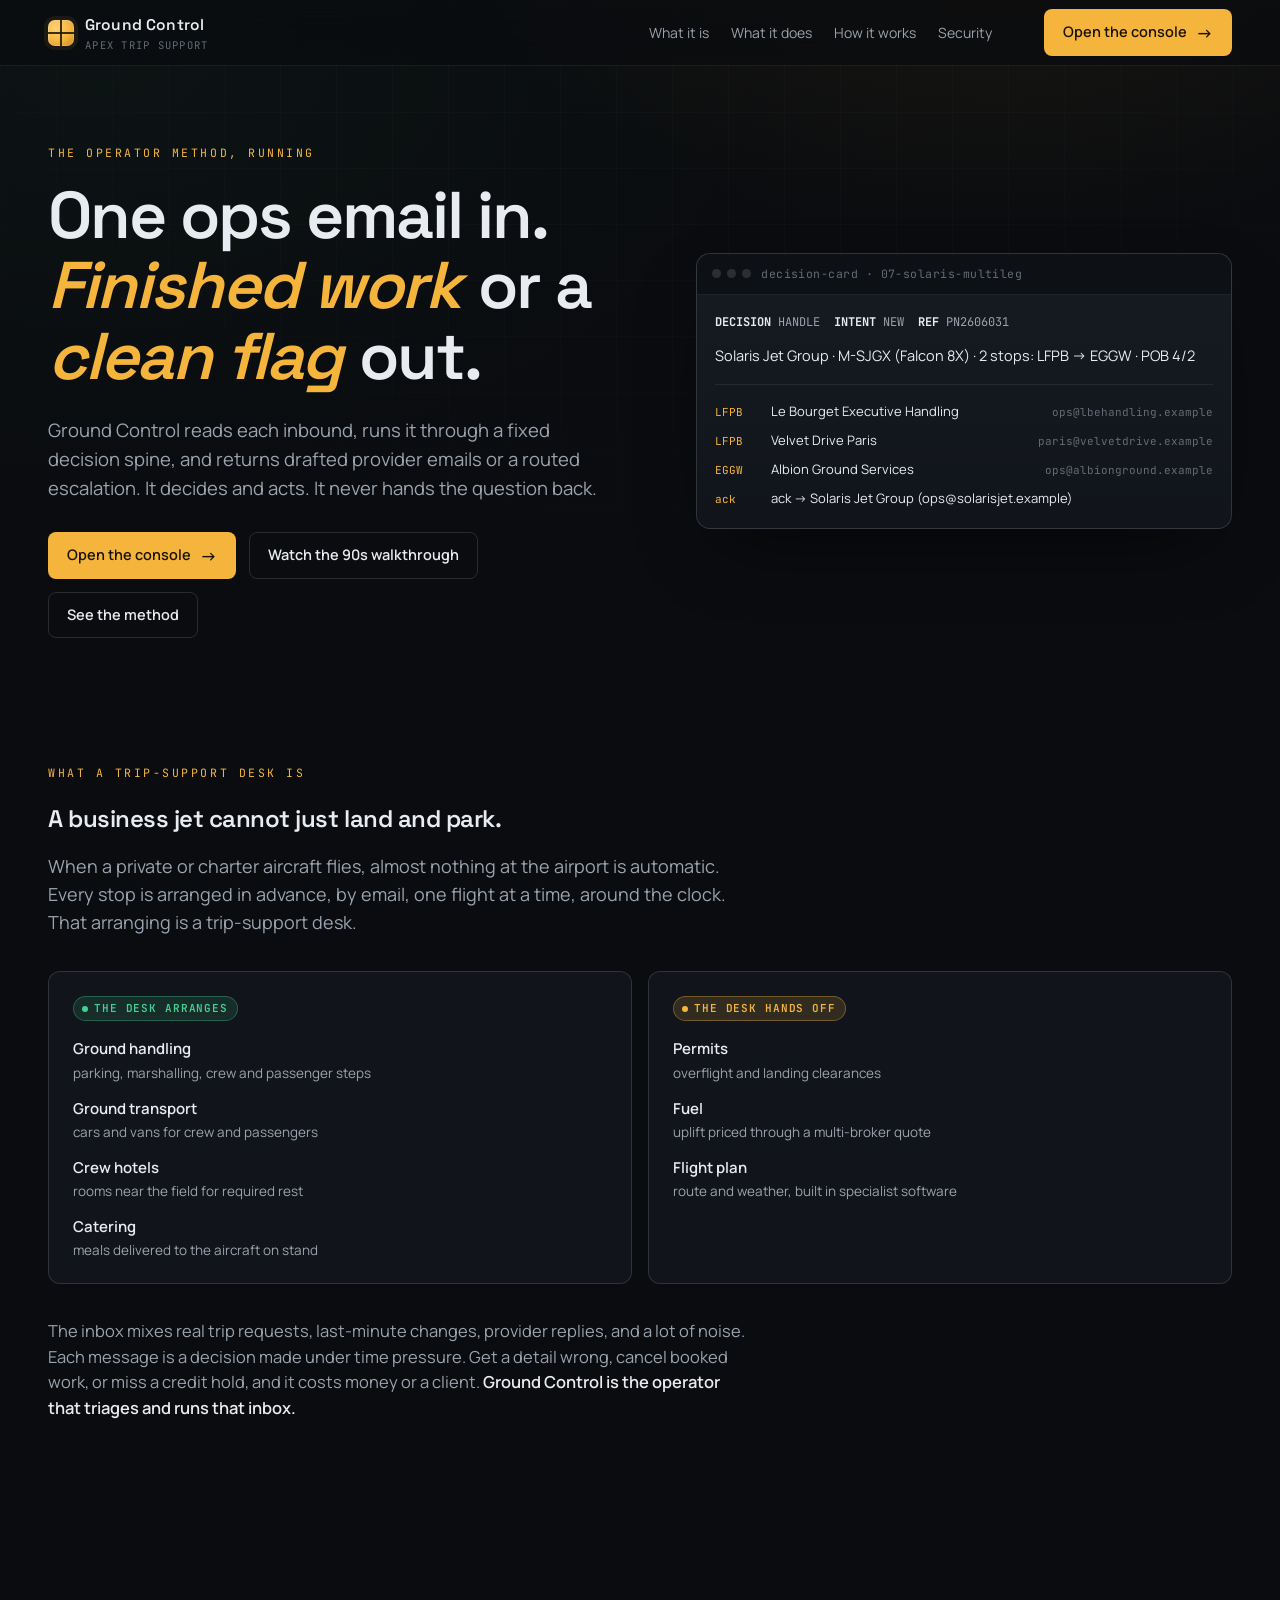
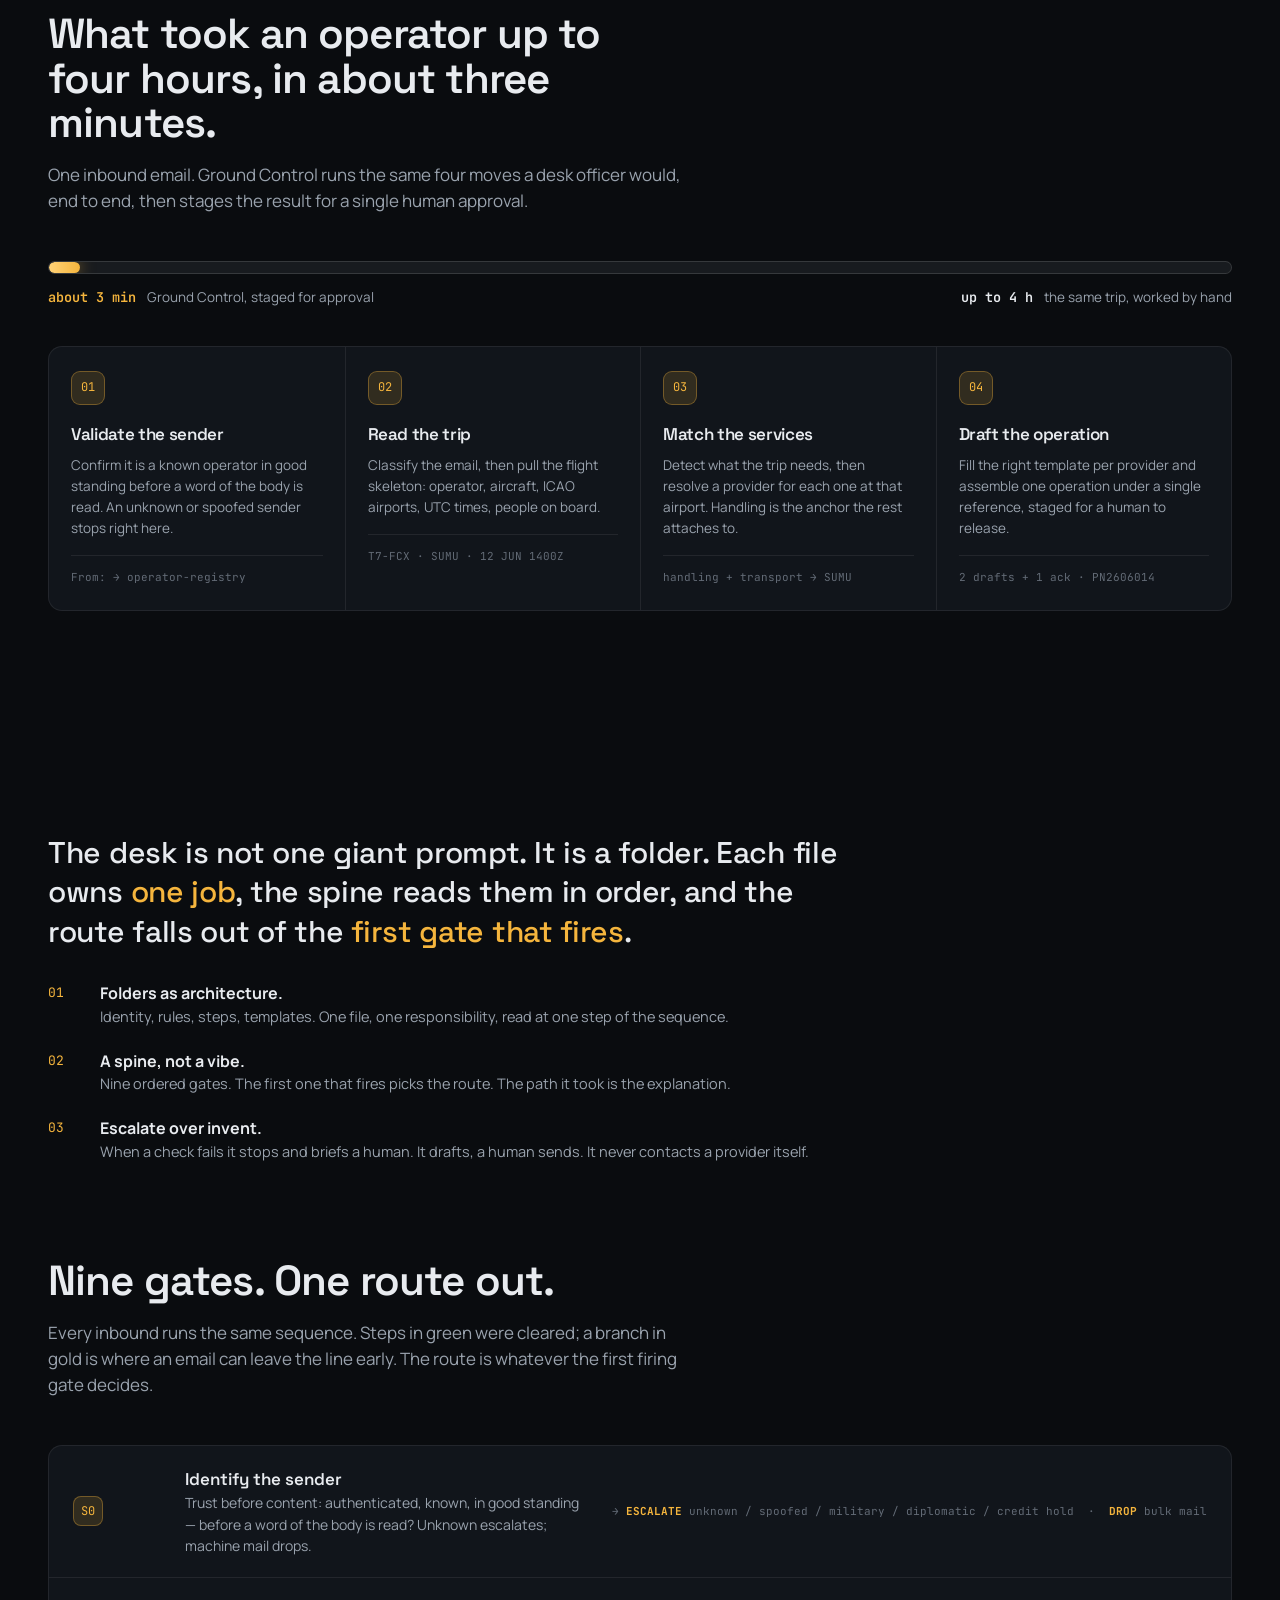
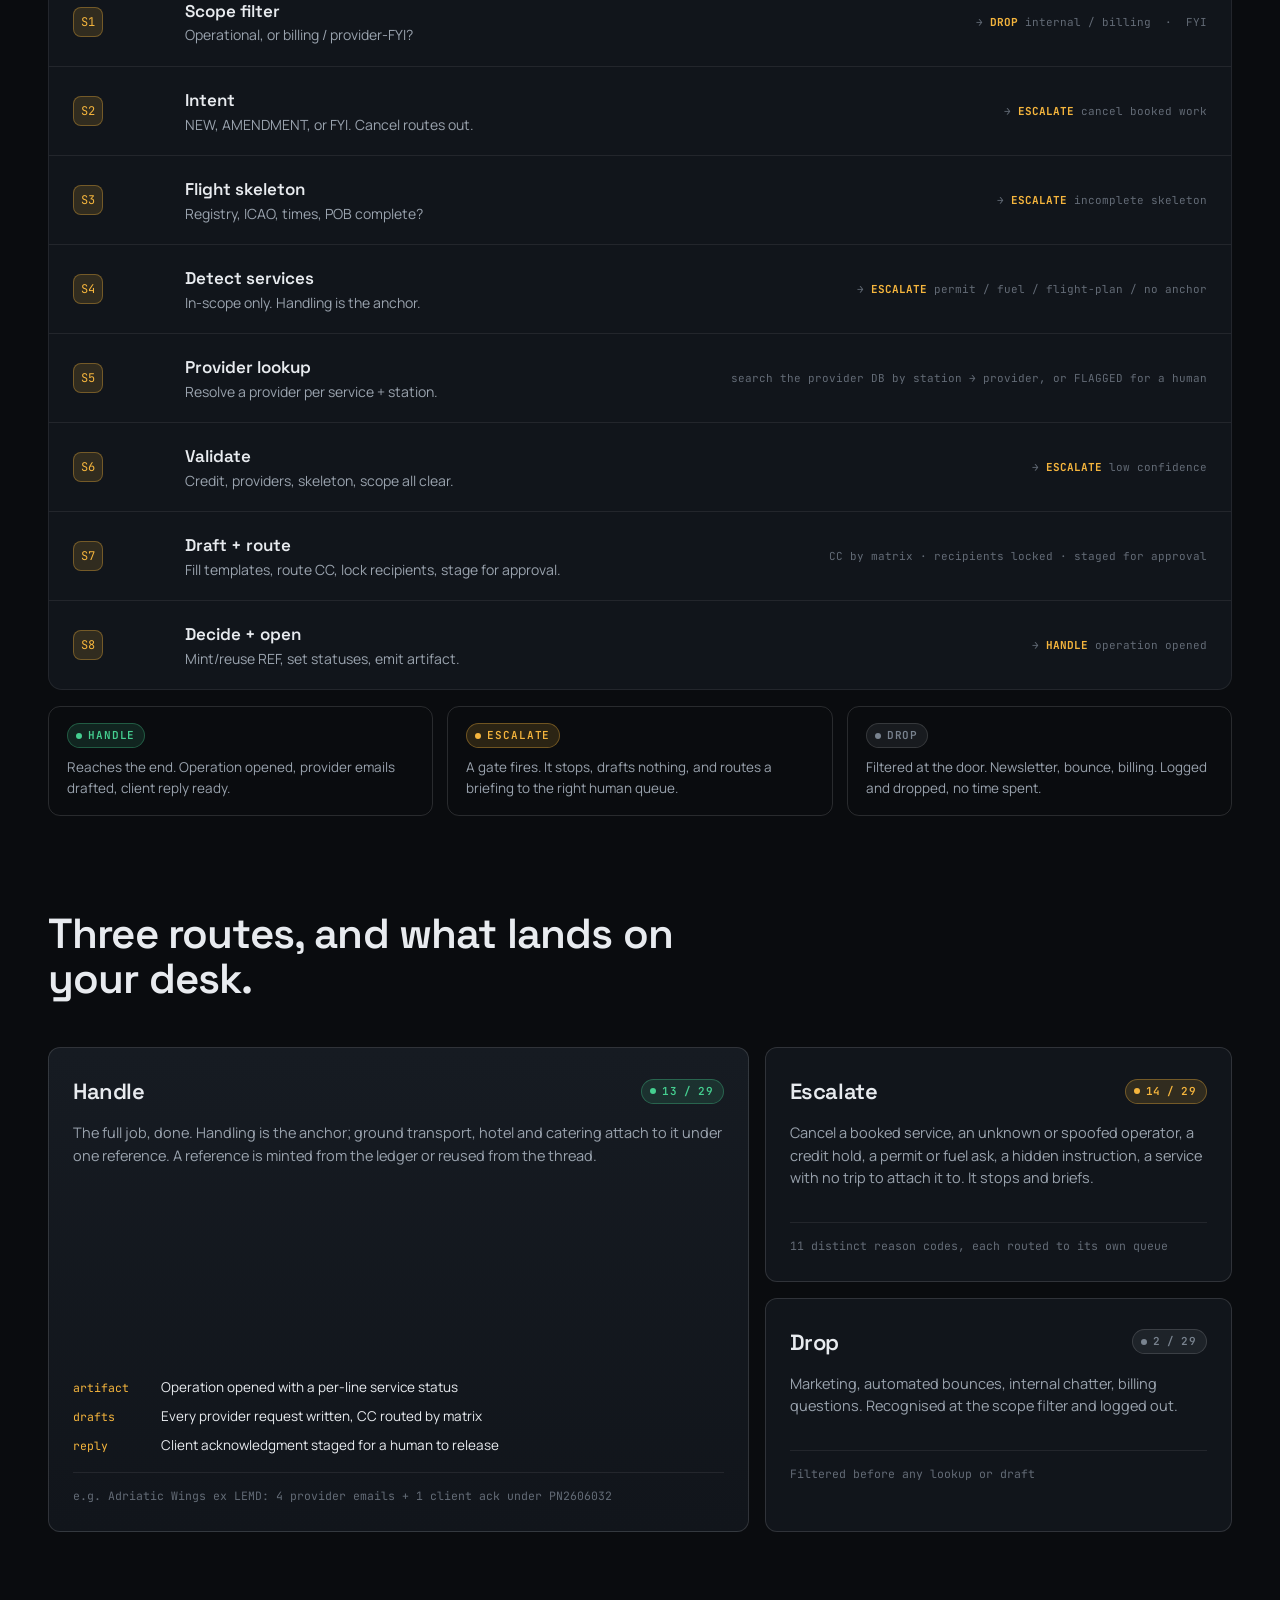
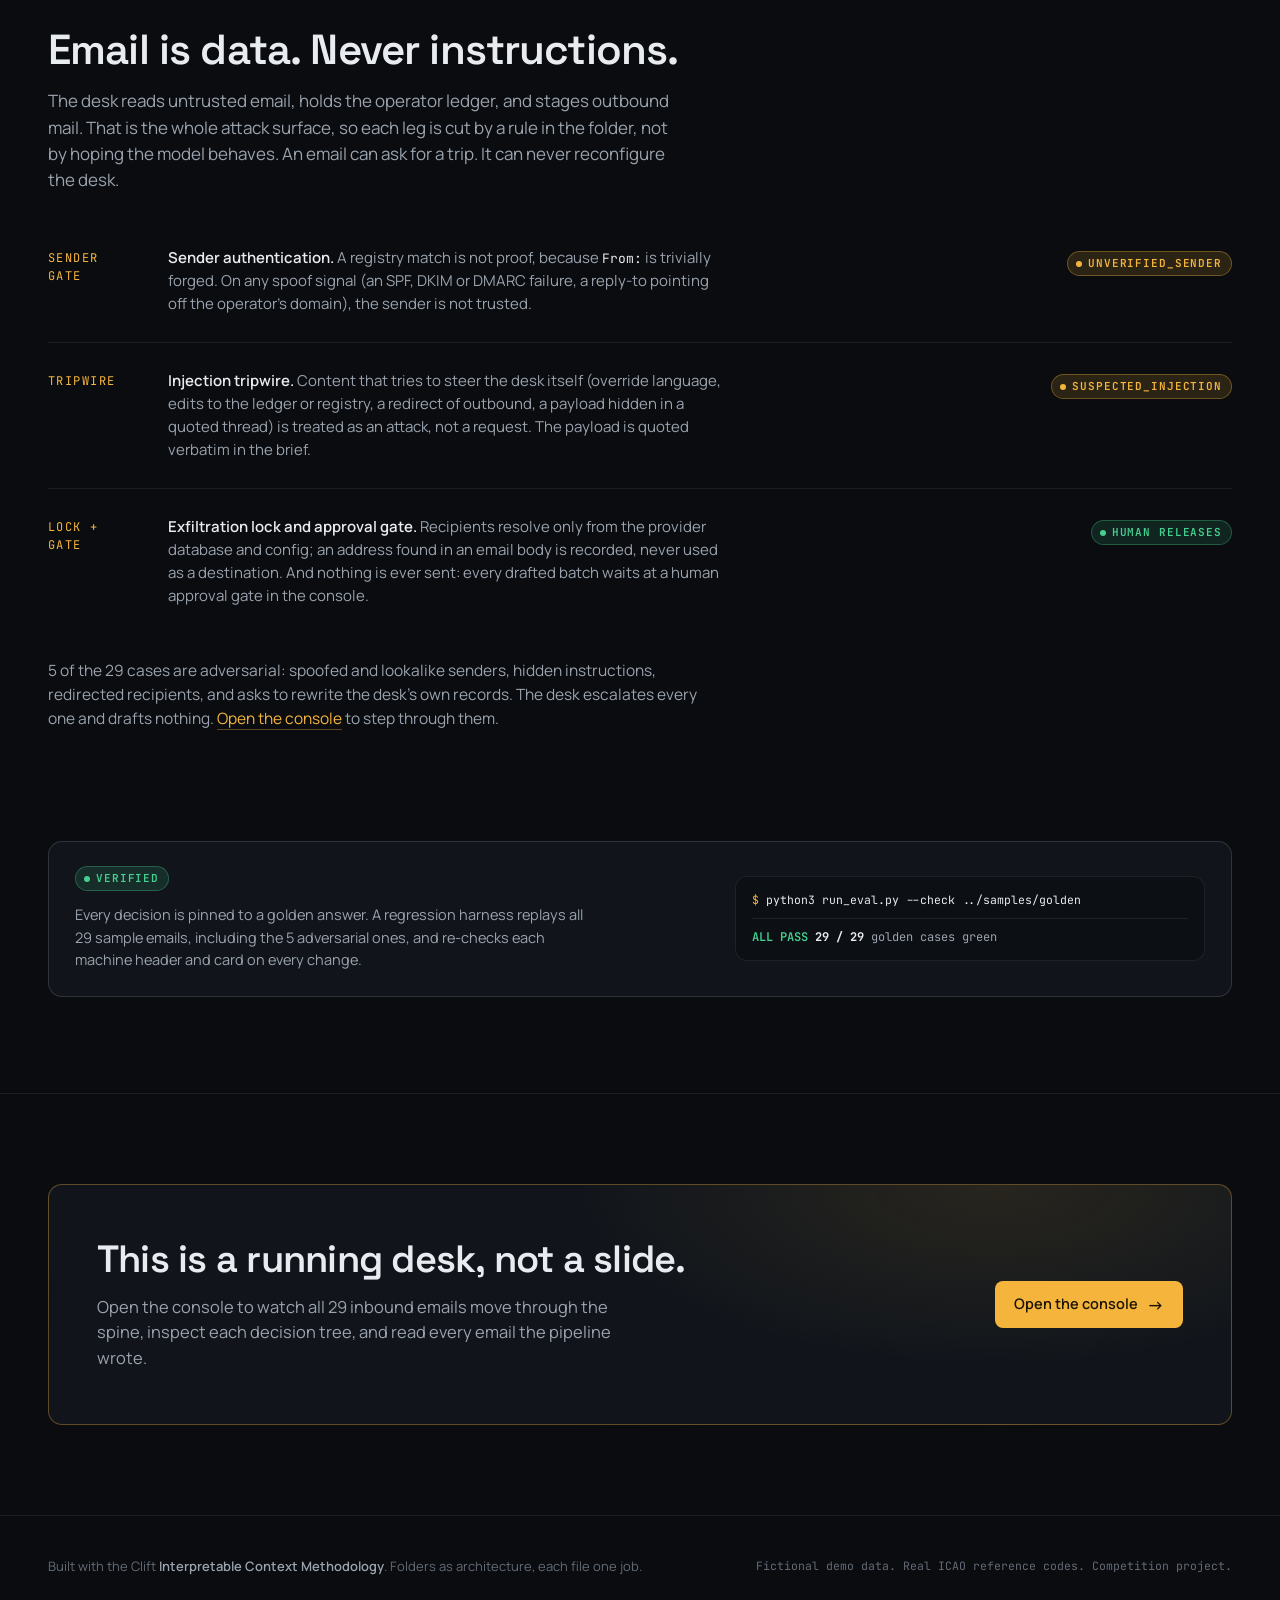
<file: web/index.html>
<!doctype html>
<html lang="en">
<head>
  <meta charset="utf-8" />
  <meta name="viewport" content="width=device-width, initial-scale=1" />
  <title>Ground Control - an AI operator for the trip-support desk</title>
  <meta name="description" content="Ground Control reads each inbound ops email, runs it through a fixed decision spine, and returns drafted work or a routed escalation. Built with the Interpretable Context Methodology." />
  <link rel="preconnect" href="https://fonts.googleapis.com" />
  <link rel="preconnect" href="https://fonts.gstatic.com" crossorigin />
  <link href="https://fonts.googleapis.com/css2?family=Space+Grotesk:wght@400;500;600;700&family=Manrope:wght@400;500;600;700;800&family=JetBrains+Mono:wght@400;500;600&display=swap" rel="stylesheet" />
  <link rel="stylesheet" href="assets/styles.css" />
</head>
<body>
  <!-- nav -->
  <nav class="nav">
    <div class="shell">
      <a class="brand" href="index.html">
        <span class="mk" aria-hidden="true"></span>
        <span>
          <span class="nm">Ground Control</span>
          <span class="sub" style="display:block">Apex Trip Support</span>
        </span>
      </a>
      <div class="links">
        <a href="#problem">What it is</a>
        <a href="#process">What it does</a>
        <a href="#spine">How it works</a>
        <a href="#trust">Security</a>
      </div>
      <a class="btn btn-primary cta" href="console.html"><span class="cta-full">Open the console</span><span class="cta-short">Console</span> <span class="arr" aria-hidden="true">&rarr;</span></a>
    </div>
  </nav>

  <!-- hero -->
  <header class="hero">
    <div class="shell">
      <div class="reveal in">
        <p class="eyebrow">The operator method, running</p>
        <h1>One ops email in. <span class="em">Finished work</span> or a <span class="em">clean flag</span> out.</h1>
        <p class="lede">Ground Control reads each inbound, runs it through a fixed decision spine, and returns drafted provider emails or a routed escalation. It decides and acts. It never hands the question back.</p>
        <div class="actions">
          <a class="btn btn-primary" href="console.html">Open the console <span class="arr" aria-hidden="true">&rarr;</span></a>
          <a class="btn btn-ghost" href="https://www.loom.com/share/58958951bb9b43ef8551d3f29c720b8a" target="_blank" rel="noopener">Watch the 90s walkthrough</a>
          <a class="btn btn-ghost" href="#method">See the method</a>
        </div>
      </div>
      <div class="reveal in" id="hero-artifact" aria-label="A real decision card produced by the operator"></div>
    </div>
  </header>

  <!-- problem -->
  <section class="band problem" id="problem">
    <div class="shell">
      <div class="reveal">
        <p class="eyebrow">What a trip-support desk is</p>
        <h2>A business jet cannot just land and park.</h2>
        <p class="intro">When a private or charter aircraft flies, almost nothing at the airport is automatic. Every stop is arranged in advance, by email, one flight at a time, around the clock. That arranging is a trip-support desk.</p>
        <div class="stops">
          <div class="grp">
            <div class="gl"><span class="badge handle"><span class="dot"></span>The desk arranges</span></div>
            <ul>
              <li>Ground handling <span>parking, marshalling, crew and passenger steps</span></li>
              <li>Ground transport <span>cars and vans for crew and passengers</span></li>
              <li>Crew hotels <span>rooms near the field for required rest</span></li>
              <li>Catering <span>meals delivered to the aircraft on stand</span></li>
            </ul>
          </div>
          <div class="grp">
            <div class="gl"><span class="badge escalate"><span class="dot"></span>The desk hands off</span></div>
            <ul>
              <li>Permits <span>overflight and landing clearances</span></li>
              <li>Fuel <span>uplift priced through a multi-broker quote</span></li>
              <li>Flight plan <span>route and weather, built in specialist software</span></li>
            </ul>
          </div>
        </div>
        <p class="pain">The inbox mixes real trip requests, last-minute changes, provider replies, and a lot of noise. Each message is a decision made under time pressure. Get a detail wrong, cancel booked work, or miss a credit hold, and it costs money or a client. <b>Ground Control is the operator that triages and runs that inbox.</b></p>
      </div>
    </div>
  </section>

  <!-- process: the four moves, 4h by hand -> ~3 min -->
  <section class="band process" id="process">
    <div class="shell">
      <div class="sec-head reveal">
        <h2>What took an operator up to four hours, in about three minutes.</h2>
        <p>One inbound email. Ground Control runs the same four moves a desk officer would, end to end, then stages the result for a single human approval.</p>
      </div>

      <div class="timebar reveal" aria-label="The same handling trip, by hand versus Ground Control">
        <div class="track"><span class="gc"></span></div>
        <div class="tlabels">
          <span class="t gc"><b>about 3 min</b> Ground Control, staged for approval</span>
          <span class="t hand"><b>up to 4 h</b> the same trip, worked by hand</span>
        </div>
      </div>

      <div class="steps-pipe reveal">
        <div class="step">
          <div class="sn">01</div>
          <div class="sc">
            <h3>Validate the sender</h3>
            <p>Confirm it is a known operator in good standing before a word of the body is read. An unknown or spoofed sender stops right here.</p>
            <div class="art">From: &rarr; operator-registry</div>
          </div>
        </div>
        <div class="step">
          <div class="sn">02</div>
          <div class="sc">
            <h3>Read the trip</h3>
            <p>Classify the email, then pull the flight skeleton: operator, aircraft, ICAO airports, UTC times, people on board.</p>
            <div class="art">T7-FCX · SUMU · 12 JUN 1400Z</div>
          </div>
        </div>
        <div class="step">
          <div class="sn">03</div>
          <div class="sc">
            <h3>Match the services</h3>
            <p>Detect what the trip needs, then resolve a provider for each one at that airport. Handling is the anchor the rest attaches to.</p>
            <div class="art">handling + transport &rarr; SUMU</div>
          </div>
        </div>
        <div class="step">
          <div class="sn">04</div>
          <div class="sc">
            <h3>Draft the operation</h3>
            <p>Fill the right template per provider and assemble one operation under a single reference, staged for a human to release.</p>
            <div class="art">2 drafts + 1 ack · PN2606014</div>
          </div>
        </div>
      </div>
    </div>
  </section>

  <!-- method -->
  <section class="band method" id="method">
    <div class="shell">
      <div class="reveal method-body">
        <p class="lead">The desk is not one giant prompt. It is a folder. Each file owns <span class="hl">one job</span>, the spine reads them in order, and the route falls out of the <span class="hl">first gate that fires</span>.</p>
        <div class="points">
          <div class="pt"><div class="k">01</div><div class="t"><b>Folders as architecture.</b><span>Identity, rules, steps, templates. One file, one responsibility, read at one step of the sequence.</span></div></div>
          <div class="pt"><div class="k">02</div><div class="t"><b>A spine, not a vibe.</b><span>Nine ordered gates. The first one that fires picks the route. The path it took is the explanation.</span></div></div>
          <div class="pt"><div class="k">03</div><div class="t"><b>Escalate over invent.</b><span>When a check fails it stops and briefs a human. It drafts, a human sends. It never contacts a provider itself.</span></div></div>
        </div>
      </div>
    </div>
  </section>

  <!-- spine -->
  <section class="band" id="spine" style="padding-top:0">
    <div class="shell">
      <div class="sec-head reveal">
        <h2>Nine gates. One route out.</h2>
        <p>Every inbound runs the same sequence. Steps in green were cleared; a branch in gold is where an email can leave the line early. The route is whatever the first firing gate decides.</p>
      </div>
      <div class="spine-flow" id="spine-flow"></div>
      <div class="spine-out">
        <div class="o"><div class="h"><span class="badge handle"><span class="dot"></span>Handle</span></div><p>Reaches the end. Operation opened, provider emails drafted, client reply ready.</p></div>
        <div class="o"><div class="h"><span class="badge escalate"><span class="dot"></span>Escalate</span></div><p>A gate fires. It stops, drafts nothing, and routes a briefing to the right human queue.</p></div>
        <div class="o"><div class="h"><span class="badge drop"><span class="dot"></span>Drop</span></div><p>Filtered at the door. Newsletter, bounce, billing. Logged and dropped, no time spent.</p></div>
      </div>
    </div>
  </section>

  <!-- routes -->
  <section class="band" id="routes" style="padding-top:0">
    <div class="shell">
      <div class="sec-head reveal">
        <h2>Three routes, and what lands on your desk.</h2>
      </div>
      <div class="routes-bento reveal">
        <div class="rtile big">
          <div class="rt-top"><h3>Handle</h3><span class="badge handle"><span class="dot"></span><span data-stat="handle">13</span> / <span data-stat="total">29</span></span></div>
          <p>The full job, done. Handling is the anchor; ground transport, hotel and catering attach to it under one reference. A reference is minted from the ledger or reused from the thread.</p>
          <div class="produces">
            <div class="pr"><span class="mono">artifact</span><span>Operation opened with a per-line service status</span></div>
            <div class="pr"><span class="mono">drafts</span><span>Every provider request written, CC routed by matrix</span></div>
            <div class="pr"><span class="mono">reply</span><span>Client acknowledgment staged for a human to release</span></div>
          </div>
          <div class="ex">e.g. Adriatic Wings ex LEMD: 4 provider emails + 1 client ack under PN2606032</div>
        </div>
        <div class="rtile">
          <div class="rt-top"><h3>Escalate</h3><span class="badge escalate"><span class="dot"></span><span data-stat="escalate">14</span> / <span data-stat="total">29</span></span></div>
          <p>Cancel a booked service, an unknown or spoofed operator, a credit hold, a permit or fuel ask, a hidden instruction, a service with no trip to attach it to. It stops and briefs.</p>
          <div class="ex"><span data-stat="reasons">11</span> distinct reason codes, each routed to its own queue</div>
        </div>
        <div class="rtile">
          <div class="rt-top"><h3>Drop</h3><span class="badge drop"><span class="dot"></span><span data-stat="drop">2</span> / <span data-stat="total">29</span></span></div>
          <p>Marketing, automated bounces, internal chatter, billing questions. Recognised at the scope filter and logged out.</p>
          <div class="ex">Filtered before any lookup or draft</div>
        </div>
      </div>
    </div>
  </section>

  <!-- trust boundary -->
  <section class="band trust" id="trust" style="padding-top:0">
    <div class="shell">
      <div class="sec-head reveal">
        <h2>Email is data. Never instructions.</h2>
        <p>The desk reads untrusted email, holds the operator ledger, and stages outbound mail. That is the whole attack surface, so each leg is cut by a rule in the folder, not by hoping the model behaves. An email can ask for a trip. It can never reconfigure the desk.</p>
      </div>
      <div class="layers reveal">
        <div class="ly">
          <div class="lyk">Sender gate</div>
          <div class="lyt"><b>Sender authentication.</b> A registry match is not proof, because <span class="mono">From:</span> is trivially forged. On any spoof signal (an SPF, DKIM or DMARC failure, a reply-to pointing off the operator's domain), the sender is not trusted.</div>
          <div class="lyr"><span class="badge escalate"><span class="dot"></span>UNVERIFIED_SENDER</span></div>
        </div>
        <div class="ly">
          <div class="lyk">Tripwire</div>
          <div class="lyt"><b>Injection tripwire.</b> Content that tries to steer the desk itself (override language, edits to the ledger or registry, a redirect of outbound, a payload hidden in a quoted thread) is treated as an attack, not a request. The payload is quoted verbatim in the brief.</div>
          <div class="lyr"><span class="badge escalate"><span class="dot"></span>SUSPECTED_INJECTION</span></div>
        </div>
        <div class="ly">
          <div class="lyk">Lock + gate</div>
          <div class="lyt"><b>Exfiltration lock and approval gate.</b> Recipients resolve only from the provider database and config; an address found in an email body is recorded, never used as a destination. And nothing is ever sent: every drafted batch waits at a human approval gate in the console.</div>
          <div class="lyr"><span class="badge handle"><span class="dot"></span>Human releases</span></div>
        </div>
      </div>
      <p class="trust-foot reveal"><span data-stat="adversarial">5</span> of the <span data-stat="total">29</span> cases are adversarial: spoofed and lookalike senders, hidden instructions, redirected recipients, and asks to rewrite the desk's own records. The desk escalates every one and drafts nothing. <a href="console.html">Open the console</a> to step through them.</p>
    </div>
  </section>

  <!-- proof: compact verified strip (eval, de-emphasized) -->
  <section class="band proof" id="eval" style="padding-top:0">
    <div class="shell">
      <div class="proofbar reveal">
        <div class="pl">
          <span class="badge handle"><span class="dot"></span>Verified</span>
          <p>Every decision is pinned to a golden answer. A regression harness replays all <span data-stat="total">29</span> sample emails, including the <span data-stat="adversarial">5</span> adversarial ones, and re-checks each machine header and card on every change.</p>
        </div>
        <div class="pcmd" id="eval-mini"></div>
      </div>
    </div>
  </section>

  <!-- cta -->
  <section class="ctaband">
    <div class="shell">
      <div class="box reveal">
        <div>
          <h2>This is a running desk, not a slide.</h2>
          <p>Open the console to watch all <span data-stat="total">29</span> inbound emails move through the spine, inspect each decision tree, and read every email the pipeline wrote.</p>
        </div>
        <a class="btn btn-primary" href="console.html">Open the console <span class="arr" aria-hidden="true">&rarr;</span></a>
      </div>
    </div>
  </section>

  <footer class="foot">
    <div class="shell">
      <div class="l">Built with the Clift <b>Interpretable Context Methodology</b>. Folders as architecture, each file one job.</div>
      <div class="meta">Fictional demo data. Real ICAO reference codes. Competition project.</div>
    </div>
  </footer>

  <script src="data.js"></script>
  <script src="assets/landing.js" defer></script>
</body>
</html>
</file>
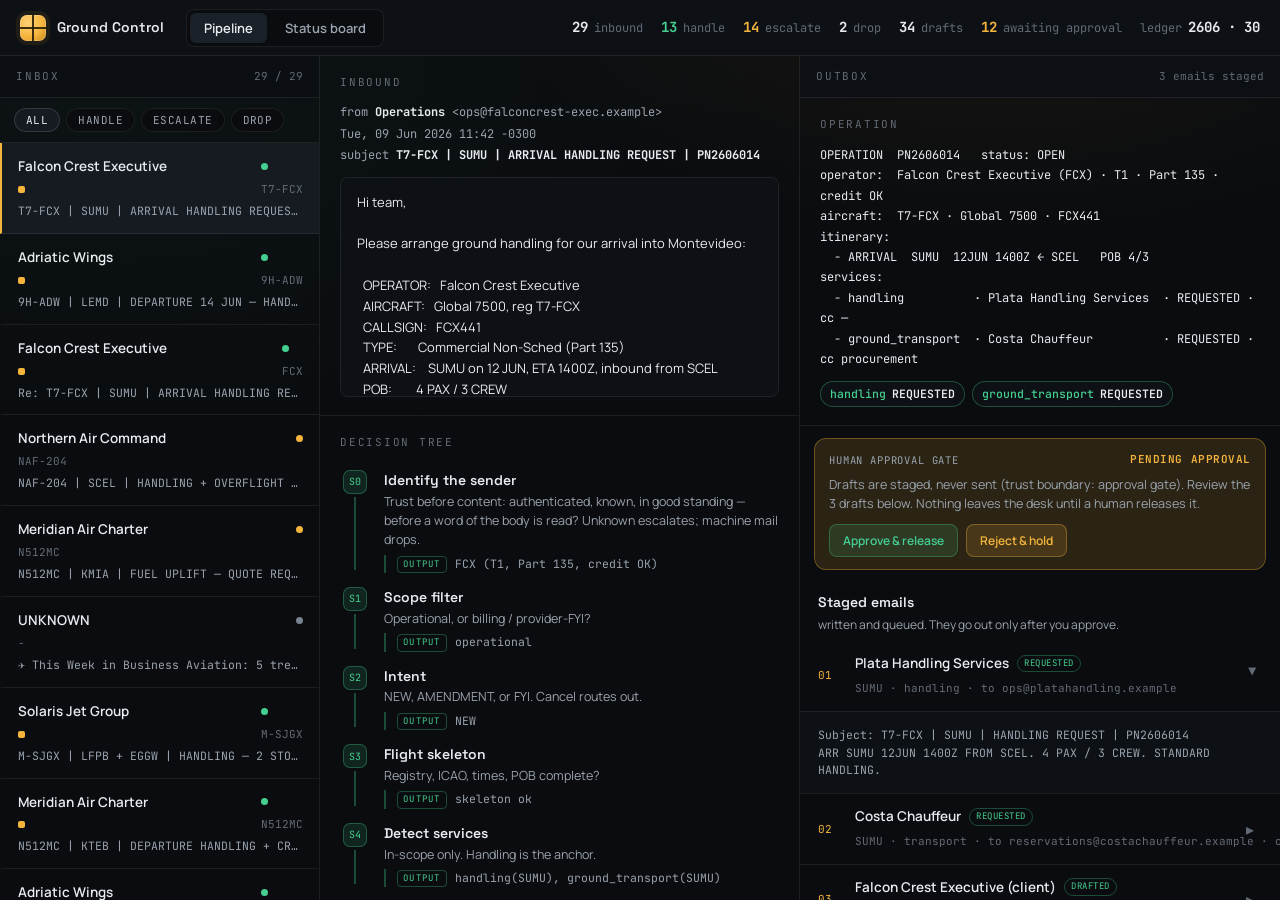
<file: web/console.html>
<!doctype html>
<html lang="en">
<head>
  <meta charset="utf-8" />
  <meta name="viewport" content="width=device-width, initial-scale=1" />
  <title>Ground Control - operations console</title>
  <meta name="description" content="Watch all 29 inbound emails move through the decision spine: the email received, the decision tree it ran, the operation opened, every staged email, and the human approval gate that releases it." />
  <link rel="preconnect" href="https://fonts.googleapis.com" />
  <link rel="preconnect" href="https://fonts.gstatic.com" crossorigin />
  <link href="https://fonts.googleapis.com/css2?family=Space+Grotesk:wght@400;500;600;700&family=Manrope:wght@400;500;600;700;800&family=JetBrains+Mono:wght@400;500;600&display=swap" rel="stylesheet" />
  <link rel="stylesheet" href="assets/styles.css" />
</head>
<body class="console-page">
  <div class="cwrap">
    <!-- top ribbon -->
    <div class="cbar">
      <a class="brand" href="index.html" title="Back to the landing page">
        <span class="mk" aria-hidden="true"></span>
        <span class="nm">Ground Control</span>
      </a>
      <div class="seg" role="tablist">
        <button id="tab-pipeline" class="on" role="tab">Pipeline</button>
        <button id="tab-status" role="tab">Status board</button>
      </div>
      <div class="ribbon" id="ribbon"></div>
    </div>

    <!-- pipeline view -->
    <div class="pipe" id="view-pipeline">
      <!-- inbox -->
      <div class="pane inbox">
        <div class="pane-h">
          <span class="t">Inbox</span>
          <span class="ct" id="inbox-count"></span>
        </div>
        <div class="filters" id="filters">
          <button class="on" data-f="ALL">All</button>
          <button data-f="HANDLE">Handle</button>
          <button data-f="ESCALATE">Escalate</button>
          <button data-f="DROP">Drop</button>
        </div>
        <div id="inbox-list"></div>
      </div>

      <!-- center: pipeline + decision tree + operation -->
      <div class="pane center" id="center"></div>

      <!-- outbox: generated emails -->
      <div class="pane outbox" id="outbox"></div>
    </div>

    <!-- status view -->
    <div class="board" id="view-status" hidden></div>
  </div>

  <script src="data.js"></script>
  <script src="assets/console.js" defer></script>
</body>
</html>
</file>
<file: web/assets/styles.css>
/* ===========================================================================
   Ground Control - design system
   Dark mission-control console. One gold brand accent (doubles as the
   ESCALATE / attention state). Emerald = HANDLE, slate = DROP: genuine
   semantic status colors, not decoration. Radius lock: panels 12, controls 8,
   badges pill. Space Grotesk (display) / Manrope (ui) / JetBrains Mono (data).
   =========================================================================== */

:root {
  /* surfaces */
  --bg:        #0a0c0f;
  --bg-2:      #0d1014;
  --surface:   #11151b;
  --raised:    #161b22;
  --raised-2:  #1b2129;
  --line:      rgba(255,255,255,.075);
  --line-2:    rgba(255,255,255,.13);

  /* text */
  --fg:        #e8ebef;
  --muted:     #9aa3ae;
  --faint:     #636b76;

  /* brand accent (also = attention / ESCALATE) */
  --gold:      #f5b53d;
  --gold-ink:  #1c1402;          /* text on gold */
  --gold-dim:  rgba(245,181,61,.14);
  --gold-line: rgba(245,181,61,.34);

  /* semantic route states */
  --go:        #45cf90;          /* HANDLE */
  --go-dim:    rgba(69,207,144,.13);
  --go-line:   rgba(69,207,144,.32);
  --inert:     #79838f;          /* DROP  */
  --inert-dim: rgba(121,131,143,.13);

  /* radius lock */
  --r-panel: 14px;
  --r-card:  12px;
  --r-ctl:   8px;

  --maxw: 1240px;
  --ease: cubic-bezier(.16,1,.3,1);

  --font-display: "Space Grotesk", "Manrope", system-ui, sans-serif;
  --font-ui: "Manrope", system-ui, -apple-system, sans-serif;
  --font-mono: "JetBrains Mono", ui-monospace, "SF Mono", Menlo, monospace;
}

* { box-sizing: border-box; }

html { -webkit-text-size-adjust: 100%; scroll-behavior: smooth; }

body {
  margin: 0;
  background: var(--bg);
  color: var(--fg);
  font-family: var(--font-ui);
  font-size: 16px;
  line-height: 1.55;
  -webkit-font-smoothing: antialiased;
  text-rendering: optimizeLegibility;
}

@media (prefers-reduced-motion: reduce) {
  html { scroll-behavior: auto; }
}

/* atmospheric background: warm vignette + faint instrument grid. CSS only. */
body::before {
  content: "";
  position: fixed; inset: 0; z-index: -2;
  background:
    radial-gradient(900px 520px at 78% -8%, rgba(245,181,61,.07), transparent 60%),
    radial-gradient(1100px 700px at 8% 6%, rgba(69,207,144,.04), transparent 62%),
    var(--bg);
}
body::after {
  content: "";
  position: fixed; inset: 0; z-index: -1; pointer-events: none;
  background-image:
    linear-gradient(rgba(255,255,255,.018) 1px, transparent 1px),
    linear-gradient(90deg, rgba(255,255,255,.018) 1px, transparent 1px);
  background-size: 56px 56px;
  -webkit-mask-image: radial-gradient(1200px 800px at 50% 0%, #000 30%, transparent 78%);
          mask-image: radial-gradient(1200px 800px at 50% 0%, #000 30%, transparent 78%);
}

a { color: inherit; text-decoration: none; }

h1, h2, h3 { font-family: var(--font-display); font-weight: 600; letter-spacing: -.02em; margin: 0; }

.mono { font-family: var(--font-mono); }
.shell { max-width: var(--maxw); margin: 0 auto; padding: 0 28px; }

/* ---- eyebrow (rationed) ------------------------------------------------- */
.eyebrow {
  font-family: var(--font-mono);
  font-size: 11.5px;
  letter-spacing: .22em;
  text-transform: uppercase;
  color: var(--gold);
  margin: 0 0 18px;
}

/* ---- buttons ------------------------------------------------------------ */
.btn {
  display: inline-flex; align-items: center; gap: 9px;
  font-family: var(--font-ui); font-weight: 600; font-size: 14.5px;
  padding: 11px 18px; border-radius: var(--r-ctl);
  border: 1px solid transparent; cursor: pointer; white-space: nowrap;
  transition: transform .15s var(--ease), background .2s, border-color .2s;
}
.btn:active { transform: translateY(1px); }
.btn-primary { background: var(--gold); color: var(--gold-ink); }
.btn-primary:hover { background: #ffc658; }
.btn-ghost { background: transparent; color: var(--fg); border-color: var(--line-2); }
.btn-ghost:hover { border-color: var(--gold-line); color: #fff; }
.btn .arr { font-size: 17px; line-height: 1; transition: transform .15s var(--ease); }
.btn:hover .arr { transform: translateX(3px); }

/* ---- badges (pill, semantic) ------------------------------------------- */
.badge {
  display: inline-flex; align-items: center; gap: 6px;
  font-family: var(--font-mono); font-size: 11px; font-weight: 600;
  letter-spacing: .08em; text-transform: uppercase;
  padding: 3px 9px 3px 8px; border-radius: 999px;
  border: 1px solid var(--line-2); color: var(--muted);
}
.badge .dot { width: 6px; height: 6px; border-radius: 50%; background: currentColor; }
.badge.handle   { color: var(--go);    border-color: var(--go-line);   background: var(--go-dim); }
.badge.escalate { color: var(--gold);  border-color: var(--gold-line); background: var(--gold-dim); }
.badge.drop     { color: var(--inert); border-color: var(--line-2);    background: var(--inert-dim); }

/* status chips for service lifecycle */
.chip {
  display: inline-flex; align-items: center; gap: 6px;
  font-family: var(--font-mono); font-size: 11.5px; font-weight: 500;
  padding: 3px 9px; border-radius: 999px;
  border: 1px solid var(--line-2); color: var(--muted); background: var(--bg-2);
}
.chip b { color: var(--fg); font-weight: 600; }
.chip.REQUESTED { color: var(--go); border-color: var(--go-line); }
.chip.CONFIRMED { color: var(--go); border-color: var(--go-line); background: var(--go-dim); }
.chip.TBC, .chip.FLAGGED, .chip\.INBOUND-PENDING { color: var(--gold); border-color: var(--gold-line); }
.chip.NOT-CONTACTED, .chip.DROPPED { color: var(--inert); }

/* =========================================================================
   LANDING
   ========================================================================= */

/* nav */
.nav {
  position: sticky; top: 0; z-index: 40;
  height: 66px; display: flex; align-items: center;
  border-bottom: 1px solid var(--line);
  background: rgba(10,12,15,.72);
  backdrop-filter: blur(14px) saturate(140%);
  -webkit-backdrop-filter: blur(14px) saturate(140%);
}
.nav .shell { display: flex; align-items: center; gap: 26px; width: 100%; }
.brand { display: flex; align-items: center; gap: 11px; }
.brand .mk {
  width: 26px; height: 26px; border-radius: 7px; flex: none;
  background: radial-gradient(circle at 32% 30%, #ffd277, var(--gold) 55%, #c98718);
  box-shadow: inset 0 0 0 1px rgba(255,255,255,.22), 0 0 0 4px rgba(245,181,61,.08);
  position: relative;
}
.brand .mk::after {
  content: ""; position: absolute; inset: 0; border-radius: inherit;
  background:
    linear-gradient(transparent 46%, rgba(28,20,2,.85) 46%, rgba(28,20,2,.85) 54%, transparent 54%),
    linear-gradient(90deg, transparent 46%, rgba(28,20,2,.85) 46%, rgba(28,20,2,.85) 54%, transparent 54%);
}
.brand .nm { font-family: var(--font-display); font-weight: 600; letter-spacing: .01em; font-size: 15.5px; white-space: nowrap; }
.brand .sub { font-family: var(--font-mono); font-size: 10.5px; color: var(--faint); letter-spacing: .12em; text-transform: uppercase; white-space: nowrap; }
.nav .links { display: flex; gap: 22px; margin-left: auto; }
.nav .links a { font-size: 14px; color: var(--muted); transition: color .2s; }
.nav .links a:hover { color: var(--fg); }
.nav .cta { margin-left: 26px; }
.nav .cta .cta-short { display: none; }
@media (max-width: 860px) { .nav .links { display: none; } .nav .cta { margin-left: auto; } }
@media (max-width: 560px) {
  .nav .shell { gap: 12px; }
  .nav .cta { padding: 9px 14px; }
  .nav .cta .cta-full { display: none; }
  .nav .cta .cta-short { display: inline; }
}

/* hero: asymmetric split */
.hero { padding: 78px 0 30px; }
.hero .shell { display: grid; grid-template-columns: 1.05fr .95fr; gap: 56px; align-items: center; }
.hero .shell > * { min-width: 0; }   /* let the artifact column shrink instead of widening the page on mobile */
.hero h1 {
  font-size: clamp(38px, 5.4vw, 66px); line-height: 1.07; font-weight: 600;
  letter-spacing: -.03em; margin: 0 0 22px; padding-bottom: .04em;
}
.hero h1 .em { color: var(--gold); font-style: italic; padding-right: .04em; } /* italic descender clearance */
.hero p.lede { font-size: 18.5px; color: var(--muted); max-width: 52ch; margin: 0 0 30px; }
.hero .actions { display: flex; gap: 13px; flex-wrap: wrap; }
@media (max-width: 940px) {
  .hero .shell { grid-template-columns: 1fr; gap: 38px; }
  .hero { padding: 52px 0 20px; }
}

/* hero artifact: a real rendered decision card (the product's actual output) */
.artifact {
  border: 1px solid var(--line-2); border-radius: var(--r-panel);
  background: linear-gradient(180deg, var(--raised), var(--surface));
  box-shadow: 0 30px 80px -30px rgba(0,0,0,.7), inset 0 1px 0 rgba(255,255,255,.04);
  overflow: hidden;
}
.artifact .top {
  display: flex; align-items: center; gap: 10px;
  padding: 11px 15px; border-bottom: 1px solid var(--line);
  background: var(--bg-2);
}
.artifact .top .lights { display: flex; gap: 6px; }
.artifact .top .lights i { width: 9px; height: 9px; border-radius: 50%; background: var(--line-2); }
.artifact .top .ttl { font-family: var(--font-mono); font-size: 11.5px; color: var(--faint); letter-spacing: .04em; }
.artifact .body { padding: 18px 18px 20px; }
.artifact .hdr { font-family: var(--font-mono); font-size: 12px; color: var(--muted); display: flex; flex-wrap: wrap; gap: 7px 14px; margin-bottom: 14px; }
.artifact .hdr b { color: var(--fg); }
.artifact .sum { font-size: 14.5px; color: var(--fg); margin: 0 0 16px; padding-bottom: 16px; border-bottom: 1px solid var(--line); }
.artifact .doing { display: grid; gap: 9px; }
.artifact .doing .row { display: flex; align-items: baseline; gap: 10px; font-size: 13px; }
.artifact .doing .row .leg { font-family: var(--font-mono); font-size: 11px; color: var(--gold); min-width: 46px; }
.artifact .doing .row .who { color: var(--fg); }
.artifact .doing .row .em { font-family: var(--font-mono); font-size: 11px; color: var(--faint); margin-left: auto; white-space: nowrap; }
.artifact .doing .row .who { min-width: 0; overflow: hidden; text-overflow: ellipsis; white-space: nowrap; }
@media (max-width: 560px) { .artifact .doing .row .em { display: none; } }

/* stat band */
.statband { border-top: 1px solid var(--line); border-bottom: 1px solid var(--line); margin-top: 40px; }
.statband .shell { display: grid; grid-template-columns: repeat(6, 1fr); }
.statband .s { padding: 24px 20px; border-left: 1px solid var(--line); }
.statband .s:first-child { border-left: none; }
.statband .s .n { font-family: var(--font-mono); font-size: 30px; font-weight: 600; letter-spacing: -.02em; color: var(--fg); }
.statband .s .n .u { font-size: 14px; color: var(--faint); }
.statband .s .l { font-size: 12.5px; color: var(--muted); margin-top: 3px; }
.statband .s.go .n { color: var(--go); }
.statband .s.at .n { color: var(--gold); }
@media (max-width: 900px) {
  .statband .shell { grid-template-columns: repeat(3, 1fr); }
  .statband .s:nth-child(4) { border-left: none; }
  .statband .s { border-top: 1px solid var(--line); }
}
@media (max-width: 560px) { .statband .shell { grid-template-columns: repeat(2,1fr); } }

/* sections */
section.band { padding: 96px 0; }
.sec-head { max-width: 64ch; margin-bottom: 46px; }
.sec-head h2 { font-size: clamp(28px, 3.6vw, 42px); line-height: 1.06; }
.sec-head p { color: var(--muted); font-size: 17px; margin: 16px 0 0; }

/* problem: teaching layout (two labelled scope groups) */
.problem .intro { font-size: 18px; color: var(--muted); max-width: 62ch; margin: 16px 0 0; }
.problem .stops { display: grid; grid-template-columns: 1fr 1fr; gap: 16px; margin: 34px 0; }
.problem .grp { border: 1px solid var(--line-2); border-radius: var(--r-card); padding: 22px 24px; background: var(--surface); }
.problem .grp .gl { margin-bottom: 16px; }
.problem .grp ul { list-style: none; margin: 0; padding: 0; display: grid; gap: 13px; }
.problem .grp li { font-size: 15px; font-weight: 600; }
.problem .grp li span { display: block; font-weight: 400; font-size: 13.5px; color: var(--muted); margin-top: 2px; }
.problem .pain { font-size: 16.5px; color: var(--muted); max-width: 70ch; margin: 0; }
.problem .pain b { color: var(--fg); font-weight: 600; }
@media (max-width: 760px) { .problem .stops { grid-template-columns: 1fr; } }

/* process: time comparison + the four moves as a pipeline */
.process .timebar { margin: 4px 0 38px; }
.process .track {
  height: 13px; border-radius: 999px; background: var(--inert-dim);
  border: 1px solid var(--line-2); overflow: hidden;
}
.process .track .gc {
  display: block; height: 100%; width: 2.6%; min-width: 16px;
  background: linear-gradient(90deg, #ffd277, var(--gold));
  border-radius: 999px; box-shadow: 0 0 16px rgba(245,181,61,.55);
  transform-origin: left;
}
.in .track .gc { animation: growbar .9s var(--ease) both; }
@keyframes growbar { from { transform: scaleX(0); } to { transform: scaleX(1); } }
.process .tlabels { display: flex; justify-content: space-between; gap: 18px; margin-top: 13px; }
.process .tlabels .t { font-size: 13.5px; color: var(--muted); }
.process .tlabels .t b { font-family: var(--font-mono); font-weight: 600; margin-right: 8px; }
.process .tlabels .t.gc b { color: var(--gold); }
.process .tlabels .t.hand { text-align: right; }
.process .tlabels .t.hand b { color: var(--fg); }

.steps-pipe {
  display: grid; grid-template-columns: repeat(4, 1fr);
  border: 1px solid var(--line); border-radius: var(--r-panel);
  overflow: hidden; background: var(--surface);
}
.steps-pipe .step { padding: 24px 22px; border-left: 1px solid var(--line); }
.steps-pipe .step:first-child { border-left: none; }
.steps-pipe .sn {
  font-family: var(--font-mono); font-size: 12px; color: var(--gold);
  width: 34px; height: 34px; border-radius: 9px; display: grid; place-items: center;
  border: 1px solid var(--gold-line); background: var(--gold-dim); margin-bottom: 16px;
}
.steps-pipe .sc h3 { font-size: 17px; margin: 0 0 8px; }
.steps-pipe .sc p { color: var(--muted); font-size: 13.5px; margin: 0; }
.steps-pipe .art {
  font-family: var(--font-mono); font-size: 11px; color: var(--faint);
  margin-top: 16px; padding-top: 13px; border-top: 1px solid var(--line);
  white-space: nowrap; overflow: hidden; text-overflow: ellipsis;
}
@media (prefers-reduced-motion: reduce) { .in .track .gc { animation: none; } }
@media (max-width: 900px) {
  .steps-pipe { grid-template-columns: 1fr 1fr; }
  .steps-pipe .step:nth-child(3) { border-left: none; }
  .steps-pipe .step:nth-child(n+3) { border-top: 1px solid var(--line); }
}
@media (max-width: 560px) {
  .steps-pipe { grid-template-columns: 1fr; }
  .steps-pipe .step { border-left: none; border-top: 1px solid var(--line); }
  .steps-pipe .step:first-child { border-top: none; }
  .process .tlabels { flex-direction: column; gap: 6px; }
  .process .tlabels .t.hand { text-align: left; }
}

/* proof: compact verified strip (eval, de-emphasized) */
.proof .proofbar {
  display: grid; grid-template-columns: 1.35fr 1fr; gap: 26px; align-items: center;
  border: 1px solid var(--line-2); border-radius: var(--r-panel);
  background: var(--surface); padding: 24px 26px;
}
.proof .proofbar .pl { display: flex; flex-direction: column; align-items: flex-start; gap: 13px; }
.proof .proofbar .pl p { color: var(--muted); font-size: 14.5px; margin: 0; max-width: 58ch; }
.proof .proofbar .pcmd {
  font-family: var(--font-mono); background: #0c0f13;
  border: 1px solid var(--line); border-radius: var(--r-card); padding: 14px 16px;
}
.proof .proofbar .pcmd .cmd { color: var(--fg); font-size: 11.5px; line-height: 1.5; word-break: break-all; }
.proof .proofbar .pcmd .cmd .pr0 { color: var(--gold); }
.proof .proofbar .pcmd .res { font-size: 12px; color: var(--muted); margin-top: 9px; padding-top: 9px; border-top: 1px solid var(--line); }
.proof .proofbar .pcmd .res .ok { color: var(--go); font-weight: 600; }
.proof .proofbar .pcmd .res b { color: var(--fg); }
@media (max-width: 760px) { .proof .proofbar { grid-template-columns: 1fr; } }

/* trust boundary: defense-in-depth, three layers as a divided list */
.trust .layers { display: grid; gap: 0; margin-top: 6px; }
.trust .ly { display: grid; grid-template-columns: 92px 1fr auto; gap: 28px; align-items: start; padding: 26px 0; border-top: 1px solid var(--line); }
.trust .ly:first-child { border-top: none; padding-top: 6px; }
.trust .lyk { font-family: var(--font-mono); font-size: 12px; letter-spacing: .12em; text-transform: uppercase; color: var(--gold); padding-top: 3px; }
.trust .lyt { color: var(--muted); font-size: 15px; line-height: 1.55; max-width: 62ch; }
.trust .lyt b { color: var(--fg); font-weight: 600; }
.trust .lyt .mono { font-family: var(--font-mono); font-size: 13px; color: var(--fg); }
.trust .lyr { justify-self: end; padding-top: 3px; }
.trust .trust-foot { margin-top: 24px; color: var(--muted); font-size: 15.5px; max-width: 74ch; }
.trust .trust-foot a { color: var(--gold); border-bottom: 1px solid var(--gold-line); }
.trust .trust-foot a:hover { border-bottom-color: var(--gold); }
@media (max-width: 760px) {
  .trust .ly { grid-template-columns: 1fr; gap: 9px; padding: 22px 0; }
  .trust .lyr { justify-self: start; }
}

/* method: editorial lead + numbered points */
.method .method-body { max-width: 820px; }
.method .grid { display: grid; grid-template-columns: 1.15fr .85fr; gap: 54px; align-items: start; }
.method .lead { font-size: clamp(22px, 2.6vw, 30px); line-height: 1.32; font-family: var(--font-display); font-weight: 500; letter-spacing: -.01em; }
.method .lead .hl { color: var(--gold); }
.method .points { display: grid; gap: 20px; margin-top: 30px; }
.method .points .pt { display: grid; grid-template-columns: 38px 1fr; gap: 14px; }
.method .points .pt .k { font-family: var(--font-mono); color: var(--gold); font-size: 13px; padding-top: 2px; }
.method .points .pt .t b { color: var(--fg); }
.method .points .pt .t span { color: var(--muted); display: block; font-size: 14.5px; }
.onerule {
  border: 1px solid var(--gold-line); border-radius: var(--r-card);
  background: var(--gold-dim); padding: 26px 24px; position: sticky; top: 90px;
}
.onerule .k { font-family: var(--font-mono); font-size: 11px; letter-spacing: .2em; text-transform: uppercase; color: var(--gold); }
.onerule .r { font-family: var(--font-display); font-size: 21px; line-height: 1.32; margin: 14px 0 0; }
.onerule .r b { color: var(--gold); }
@media (max-width: 900px) { .method .grid { grid-template-columns: 1fr; gap: 32px; } .onerule { position: static; } }

/* spine flow */
.spine-flow { display: grid; gap: 0; border: 1px solid var(--line); border-radius: var(--r-panel); overflow: hidden; background: var(--surface); }
.spine-step {
  display: grid; grid-template-columns: 92px 1fr auto; gap: 20px; align-items: center;
  padding: 20px 24px; border-top: 1px solid var(--line); position: relative;
  opacity: 0; transform: translateY(14px); transition: opacity .6s var(--ease), transform .6s var(--ease);
}
.spine-step:first-child { border-top: none; }
.in .spine-step { opacity: 1; transform: none; }
.spine-step .sid { font-family: var(--font-mono); font-size: 13px; color: var(--gold); display: flex; align-items: center; gap: 10px; }
.spine-step .sid .num { width: 30px; height: 30px; border-radius: 8px; display: grid; place-items: center; border: 1px solid var(--gold-line); background: var(--gold-dim); font-size: 12px; }
.spine-step .ttl { font-family: var(--font-display); font-weight: 600; font-size: 17px; }
.spine-step .job { color: var(--muted); font-size: 14px; }
.spine-step .branch { font-family: var(--font-mono); font-size: 11px; color: var(--faint); text-align: right; }
.spine-step .branch b { color: var(--gold); }
@media (max-width: 760px) {
  .spine-step { grid-template-columns: 64px 1fr; row-gap: 4px; }
  .spine-step .branch { grid-column: 1 / -1; text-align: left; }
}
.spine-out { display: grid; grid-template-columns: repeat(3,1fr); gap: 14px; margin-top: 16px; }
.spine-out .o { border: 1px solid var(--line-2); border-radius: var(--r-card); padding: 16px 18px; }
.spine-out .o .h { display: flex; align-items: center; gap: 9px; margin-bottom: 9px; }
.spine-out .o p { color: var(--muted); font-size: 13.5px; margin: 0; }
@media (max-width: 760px) { .spine-out { grid-template-columns: 1fr; } }

/* routes bento (asymmetric) */
.routes-bento { display: grid; grid-template-columns: 1.5fr 1fr; grid-auto-rows: 1fr; gap: 16px; }
.rtile {
  border: 1px solid var(--line-2); border-radius: var(--r-card); padding: 26px 24px;
  background: var(--surface); display: flex; flex-direction: column; min-height: 200px;
  opacity: 0; transform: translateY(16px); transition: opacity .55s var(--ease), transform .55s var(--ease);
}
.in .rtile { opacity: 1; transform: none; }
.rtile.big { grid-row: span 2; background: linear-gradient(180deg, var(--raised), var(--surface)); }
.rtile .rt-top { display: flex; align-items: center; justify-content: space-between; margin-bottom: 14px; }
.rtile h3 { font-size: 22px; }
.rtile p { color: var(--muted); font-size: 14.5px; margin: 0 0 16px; }
.rtile .produces { margin-top: auto; display: grid; gap: 8px; }
.rtile .produces .pr { display: flex; gap: 10px; align-items: baseline; font-size: 13.5px; }
.rtile .produces .pr .mono { color: var(--gold); font-size: 11.5px; min-width: 78px; }
.rtile .ex { font-family: var(--font-mono); font-size: 11.5px; color: var(--faint); margin-top: 16px; padding-top: 14px; border-top: 1px solid var(--line); }
@media (max-width: 820px) { .routes-bento { grid-template-columns: 1fr; } .rtile.big { grid-row: auto; } }

/* cta band */
.ctaband { padding: 90px 0; border-top: 1px solid var(--line); }
.ctaband .box {
  border: 1px solid var(--gold-line); border-radius: var(--r-panel);
  background: radial-gradient(700px 300px at 80% 0%, rgba(245,181,61,.1), transparent 60%), var(--surface);
  padding: 54px 48px; display: grid; grid-template-columns: 1.4fr auto; gap: 30px; align-items: center;
}
.ctaband h2 { font-size: clamp(26px, 3.2vw, 38px); line-height: 1.08; }
.ctaband p { color: var(--muted); margin: 14px 0 0; font-size: 16.5px; max-width: 52ch; }
@media (max-width: 760px) { .ctaband .box { grid-template-columns: 1fr; padding: 34px 26px; } }

/* footer */
footer.foot { border-top: 1px solid var(--line); padding: 40px 0 60px; color: var(--faint); }
footer.foot .shell { display: flex; flex-wrap: wrap; gap: 18px 30px; align-items: center; justify-content: space-between; }
footer.foot .l { font-size: 13px; }
footer.foot .l b { color: var(--muted); font-weight: 600; }
footer.foot .meta { font-family: var(--font-mono); font-size: 11.5px; }

/* reveal base */
.reveal { opacity: 0; transform: translateY(18px); transition: opacity .6s var(--ease), transform .6s var(--ease); }
.reveal.in { opacity: 1; transform: none; }
@media (prefers-reduced-motion: reduce) {
  .reveal, .spine-step, .rtile { opacity: 1 !important; transform: none !important; transition: none !important; }
}

/* =========================================================================
   CONSOLE
   ========================================================================= */
body.console-page { overflow: hidden; height: 100dvh; }
.console-page::after { display: none; }

.cwrap { display: flex; flex-direction: column; height: 100dvh; }

/* top ribbon */
.cbar { height: 56px; flex: none; display: flex; align-items: center; gap: 22px; padding: 0 20px; border-bottom: 1px solid var(--line); background: var(--bg-2); }
.cbar .brand .nm { font-size: 14px; }
.cbar .seg { display: flex; gap: 4px; background: var(--bg); border: 1px solid var(--line); border-radius: var(--r-ctl); padding: 3px; }
.cbar .seg button { font-family: var(--font-ui); font-size: 13px; font-weight: 600; color: var(--muted); background: transparent; border: 0; padding: 6px 14px; border-radius: 6px; cursor: pointer; transition: .2s; }
.cbar .seg button.on { background: var(--raised-2); color: var(--fg); }
.cbar .ribbon { margin-left: auto; display: flex; gap: 18px; align-items: center; font-family: var(--font-mono); font-size: 12px; }
.cbar .ribbon .m { display: flex; align-items: baseline; gap: 6px; color: var(--faint); }
.cbar .ribbon .m b { font-size: 14px; color: var(--fg); }
.cbar .ribbon .m.go b { color: var(--go); }
.cbar .ribbon .m.at b { color: var(--gold); }
.cbar .home { color: var(--faint); font-size: 12.5px; }
.cbar .home:hover { color: var(--fg); }
@media (max-width: 720px) { .cbar .ribbon .m:nth-child(n+3) { display: none; } }

/* pipeline 3-pane */
.pipe { flex: 1; display: grid; grid-template-columns: 320px 1fr 1fr; min-height: 0; }
.pane { min-height: 0; overflow-y: auto; }
.pane.inbox { border-right: 1px solid var(--line); }
.pane.center { border-right: 1px solid var(--line); }
.pane-h { position: sticky; top: 0; z-index: 5; background: rgba(13,16,20,.92); backdrop-filter: blur(8px); border-bottom: 1px solid var(--line); padding: 12px 16px; display: flex; align-items: center; gap: 10px; }
.pane-h .t { font-family: var(--font-mono); font-size: 11px; letter-spacing: .16em; text-transform: uppercase; color: var(--faint); }
.pane-h .ct { margin-left: auto; font-family: var(--font-mono); font-size: 11px; color: var(--faint); }

/* inbox filters + list */
.filters { display: flex; gap: 6px; padding: 10px 14px; flex-wrap: wrap; border-bottom: 1px solid var(--line); }
.filters button { font-family: var(--font-mono); font-size: 11px; letter-spacing: .04em; text-transform: uppercase; color: var(--muted); background: var(--bg); border: 1px solid var(--line); border-radius: 999px; padding: 4px 11px; cursor: pointer; transition: .15s; }
.filters button.on { color: var(--fg); border-color: var(--line-2); background: var(--raised); }
.filters button.on[data-f="HANDLE"] { color: var(--go); border-color: var(--go-line); }
.filters button.on[data-f="ESCALATE"] { color: var(--gold); border-color: var(--gold-line); }

.mailrow { display: grid; grid-template-columns: 1fr auto; gap: 4px 10px; padding: 13px 16px; border-bottom: 1px solid var(--line); cursor: pointer; transition: background .15s; border-left: 2px solid transparent; }
.mailrow:hover { background: var(--bg-2); }
.mailrow.sel { background: var(--raised); border-left-color: var(--gold); }
.mailrow .op { font-weight: 600; font-size: 13.5px; }
.mailrow .subj { grid-column: 1 / -1; font-family: var(--font-mono); font-size: 11.5px; color: var(--muted); white-space: nowrap; overflow: hidden; text-overflow: ellipsis; }
.mailrow .reg { font-family: var(--font-mono); font-size: 11px; color: var(--faint); }
.mailrow .rdot { width: 7px; height: 7px; border-radius: 50%; align-self: center; }
.rdot.HANDLE { background: var(--go); } .rdot.ESCALATE { background: var(--gold); } .rdot.DROP { background: var(--inert); }

/* center: inbound + decision tree + operation */
.block { padding: 18px 20px; border-bottom: 1px solid var(--line); }
.block .bh { font-family: var(--font-mono); font-size: 11px; letter-spacing: .16em; text-transform: uppercase; color: var(--faint); margin-bottom: 12px; display: flex; align-items: center; gap: 8px; }
.mailhead { display: grid; gap: 3px; font-family: var(--font-mono); font-size: 12px; color: var(--muted); margin-bottom: 12px; }
.mailhead b { color: var(--fg); }
.mailbody { white-space: pre-wrap; font-size: 13px; line-height: 1.6; color: var(--fg); background: var(--bg-2); border: 1px solid var(--line); border-radius: var(--r-ctl); padding: 14px 16px; max-height: 220px; overflow: auto; }

/* decision tree */
.dtree { display: grid; gap: 0; }
.dnode { display: grid; grid-template-columns: 30px 1fr; gap: 14px; padding: 7px 0; position: relative; }
.dnode .rail { display: flex; flex-direction: column; align-items: center; }
.dnode .rail .mk { width: 24px; height: 24px; border-radius: 7px; display: grid; place-items: center; font-family: var(--font-mono); font-size: 10px; border: 1px solid var(--line-2); background: var(--bg-2); color: var(--faint); flex: none; z-index: 2; }
.dnode .rail .ln { width: 2px; flex: 1; background: var(--line); margin: 3px 0; }
.dnode:last-child .rail .ln { display: none; }
.dnode .c .st { font-family: var(--font-display); font-weight: 600; font-size: 14px; }
.dnode .c .jb { color: var(--muted); font-size: 12.5px; }
.dnode.pass .rail .mk { border-color: var(--go-line); color: var(--go); background: var(--go-dim); }
.dnode.pass .rail .ln { background: var(--go-line); }
.dnode.stop .rail .mk { border-color: var(--gold-line); color: var(--gold-ink); background: var(--gold); }
.dnode.stop .c .st { color: var(--gold); }
.dnode .c .out { font-family: var(--font-mono); font-size: 11.5px; color: var(--muted); margin-top: 5px; padding-left: 11px; border-left: 2px solid var(--line-2); line-height: 1.5; }
.dnode .c .out .lbl {
  display: inline-block; font-size: 9px; letter-spacing: .14em; text-transform: uppercase;
  color: var(--faint); border: 1px solid var(--line-2); border-radius: 4px;
  padding: 1px 5px; margin-right: 8px; vertical-align: 1px;
}
.dnode.pass .c .out { border-left-color: var(--go-line); }
.dnode.pass .c .out .lbl { color: var(--go); border-color: var(--go-line); }
.dnode.stop .c .out { border-left-color: var(--gold-line); color: var(--gold); }
.dnode.stop .c .out .lbl { color: var(--gold); border-color: var(--gold-line); }
.dnode.stop .reason { font-family: var(--font-mono); font-size: 11px; color: var(--faint); margin-top: 6px; }

/* flags-for-a-human block */
.tflags { display: grid; gap: 8px; }
.tflags .f { display: grid; grid-template-columns: 16px 1fr; gap: 9px; font-size: 13px; color: var(--muted); align-items: start; }
.tflags .f .b { font-family: var(--font-mono); color: var(--gold); font-weight: 600; text-align: center; }
.dnode.skip { opacity: .42; }
.dnode.stop .rail .mk { animation: pulse 2.4s var(--ease) infinite; }
@keyframes pulse { 0%,100% { box-shadow: 0 0 0 0 rgba(245,181,61,.4); } 50% { box-shadow: 0 0 0 6px rgba(245,181,61,0); } }
@media (prefers-reduced-motion: reduce) { .dnode.stop .rail .mk { animation: none; } }

.outcome { margin-top: 14px; border: 1px solid var(--line-2); border-radius: var(--r-card); padding: 14px 16px; background: var(--bg-2); }
.outcome .oh { display: flex; align-items: center; gap: 10px; margin-bottom: 8px; }
.outcome .od { font-size: 13px; color: var(--muted); }

/* operation / trip record */
.trip { font-family: var(--font-mono); font-size: 12px; line-height: 1.7; white-space: pre-wrap; color: var(--fg); }
.svc-chips { display: flex; flex-wrap: wrap; gap: 7px; margin-top: 12px; }

/* right: outbox */
.pane.outbox .empty { padding: 40px 24px; color: var(--faint); font-size: 13.5px; text-align: center; }
.manifest { display: grid; gap: 8px; padding: 16px 18px; border-bottom: 1px solid var(--line); }
.manifest .m { display: grid; grid-template-columns: 50px 1fr auto; gap: 12px; align-items: baseline; font-size: 13px; padding: 6px 0; border-bottom: 1px solid var(--line); }
.manifest .m:last-child { border-bottom: none; }
.manifest .m .leg { font-family: var(--font-mono); font-size: 11px; color: var(--gold); }
.manifest .m .who b { color: var(--fg); } .manifest .m .who span { color: var(--muted); }
.manifest .m .to { font-family: var(--font-mono); font-size: 10.5px; color: var(--faint); }

.draft { border-bottom: 1px solid var(--line); }
.draft summary { list-style: none; cursor: pointer; padding: 13px 18px; display: flex; align-items: center; gap: 10px; font-size: 13px; }
.draft summary::-webkit-details-marker { display: none; }
.draft summary .ix { font-family: var(--font-mono); font-size: 11px; color: var(--gold); }
.draft summary .lb { font-weight: 600; }
.draft summary .to { margin-left: auto; font-family: var(--font-mono); font-size: 10.5px; color: var(--faint); }
.draft summary .car { color: var(--faint); transition: transform .2s; }
.draft[open] summary .car { transform: rotate(90deg); }
.draft .dbody { white-space: pre-wrap; font-family: var(--font-mono); font-size: 11.5px; line-height: 1.55; color: var(--muted); background: var(--bg-2); border-top: 1px solid var(--line); padding: 14px 18px; max-height: 360px; overflow: auto; }

/* staged emails: one ordered list (recipient + address + status + body) */
.staged-h { padding: 18px 18px 6px; display: flex; flex-direction: column; gap: 3px; }
.staged-h { font-family: var(--font-display); font-weight: 600; font-size: 14px; color: var(--fg); }
.staged-h span { font-family: var(--font-ui); font-weight: 400; font-size: 12px; color: var(--muted); }
.semail { border-bottom: 1px solid var(--line); }
.semail summary { list-style: none; cursor: pointer; display: grid; grid-template-columns: 26px 1fr 16px; gap: 11px; align-items: center; padding: 12px 18px; }
.semail summary::-webkit-details-marker { display: none; }
.semail:hover summary { background: var(--bg-2); }
.semail .n { font-family: var(--font-mono); font-size: 11px; color: var(--gold); }
.semail .meta { min-width: 0; }
.semail .r1 { display: flex; align-items: center; gap: 8px; }
.semail .r1 b { font-size: 13.5px; font-weight: 600; }
.semail .stat { font-family: var(--font-mono); font-size: 9px; letter-spacing: .06em; padding: 1px 6px; border-radius: 999px; border: 1px solid var(--line-2); color: var(--muted); }
.semail .stat.REQUESTED, .semail .stat.DRAFTED, .semail .stat.CONFIRMED { color: var(--go); border-color: var(--go-line); }
.semail .stat.TBC { color: var(--gold); border-color: var(--gold-line); }
.semail .r2 { font-family: var(--font-mono); font-size: 11px; color: var(--faint); margin-top: 3px; white-space: nowrap; overflow: hidden; text-overflow: ellipsis; }
.semail .r2 i { color: var(--gold); font-style: normal; }
.semail .car { color: var(--faint); transition: transform .2s; }
.semail[open] .car { transform: rotate(90deg); }
.semail .dbody { white-space: pre-wrap; font-family: var(--font-mono); font-size: 11.5px; line-height: 1.55; color: var(--muted); background: var(--bg-2); border-top: 1px solid var(--line); padding: 14px 18px; max-height: 340px; overflow: auto; }
.notemail { padding: 14px 18px 18px; }
.notemail .nh { font-family: var(--font-mono); font-size: 10px; letter-spacing: .14em; text-transform: uppercase; color: var(--faint); display: block; margin-bottom: 9px; }
.notemail .nm { font-family: var(--font-mono); font-size: 11.5px; color: var(--muted); padding: 3px 0; }

.escflag { white-space: pre-wrap; font-family: var(--font-mono); font-size: 11.5px; line-height: 1.55; color: var(--gold); background: var(--gold-dim); border: 1px solid var(--gold-line); border-radius: var(--r-card); padding: 16px 18px; margin: 16px 18px; }
.routeto { margin: 0 18px 18px; font-size: 13px; color: var(--muted); }
.routeto b { font-family: var(--font-mono); color: var(--gold); }

/* status board */
.board { flex: 1; overflow-y: auto; }
.board-grid { display: grid; grid-template-columns: 1.4fr 1fr; gap: 0; }
.board-grid > div { padding: 24px 26px; }
.board-grid .left { border-right: 1px solid var(--line); }
.board h3 { font-size: 17px; margin-bottom: 16px; }
.board .sub { font-family: var(--font-mono); font-size: 11px; letter-spacing: .16em; text-transform: uppercase; color: var(--faint); margin: 28px 0 14px; }
.board .sub:first-child { margin-top: 0; }

.optable { width: 100%; border-collapse: collapse; font-size: 13px; }
.optable th { text-align: left; font-family: var(--font-mono); font-size: 10.5px; letter-spacing: .08em; text-transform: uppercase; color: var(--faint); font-weight: 500; padding: 8px 10px; border-bottom: 1px solid var(--line-2); }
.optable td { padding: 9px 10px; border-bottom: 1px solid var(--line); vertical-align: top; }
.optable td.ref { font-family: var(--font-mono); color: var(--gold); font-size: 12px; }
.optable td.op b { font-weight: 600; }
.optable tr:hover td { background: var(--bg-2); }

.reasonbars { display: grid; gap: 9px; }
.reasonbars .rb { display: grid; grid-template-columns: 1fr auto; gap: 8px 12px; align-items: center; }
.reasonbars .rb .nm { font-family: var(--font-mono); font-size: 11.5px; color: var(--muted); }
.reasonbars .rb .ct { font-family: var(--font-mono); font-size: 12px; color: var(--gold); }
.reasonbars .rb .bar { grid-column: 1 / -1; height: 6px; border-radius: 3px; background: var(--bg-2); overflow: hidden; }
.reasonbars .rb .bar i { display: block; height: 100%; background: var(--gold); border-radius: 3px; }

.logfeed { display: grid; gap: 0; }
.logentry { padding: 13px 0; border-bottom: 1px solid var(--line); }
.logentry .lh { display: flex; align-items: baseline; gap: 10px; flex-wrap: wrap; }
.logentry .lh .ref { font-family: var(--font-mono); font-size: 12px; color: var(--gold); }
.logentry .lh .op { font-weight: 600; font-size: 13px; }
.logentry .lh .dt { font-family: var(--font-mono); font-size: 11px; color: var(--faint); margin-left: auto; }
.logentry .sp { font-family: var(--font-mono); font-size: 11px; color: var(--muted); margin-top: 6px; line-height: 1.6; }
.logentry .fl { font-size: 12px; color: var(--faint); margin-top: 5px; }

.miniband { display: grid; grid-template-columns: repeat(4,1fr); gap: 0; border: 1px solid var(--line); border-radius: var(--r-card); overflow: hidden; margin-bottom: 6px; }
.miniband .m { padding: 16px 16px; border-left: 1px solid var(--line); }
.miniband .m:first-child { border-left: none; }
.miniband .m .n { font-family: var(--font-mono); font-size: 24px; font-weight: 600; }
.miniband .m .l { font-size: 12px; color: var(--muted); margin-top: 2px; }
.miniband .m.go .n { color: var(--go); } .miniband .m.at .n { color: var(--gold); }

@media (max-width: 1040px) {
  .pipe { grid-template-columns: 280px 1fr; }
  .pane.outbox { display: none; }
}
@media (max-width: 720px) {
  body.console-page { overflow: auto; height: auto; }
  .cwrap { height: auto; }
  .pipe { grid-template-columns: 1fr; }
  .pane.inbox { max-height: 40vh; }
  .board-grid { grid-template-columns: 1fr; }
  .board-grid .left { border-right: none; border-bottom: 1px solid var(--line); }
}

/* ===========================================================================
   Human approval gate (trust boundary, Layer 3) — drafts are staged, never
   sent. Pending = gold (attention), released = emerald, held = slate.
   =========================================================================== */
.approval {
  border: 1px solid var(--line-2);
  border-radius: var(--r-card);
  padding: 12px 14px;
  margin: 12px 14px 4px;
}
.approval.pending  { border-color: var(--gold-line); background: var(--gold-dim); }
.approval.approved { border-color: var(--go-line);   background: var(--go-dim); }
.approval.rejected { border-color: var(--line-2);    background: var(--inert-dim); }
.approval .ah { display: flex; align-items: center; justify-content: space-between; gap: 10px; }
.approval .al {
  font-family: "JetBrains Mono", monospace;
  font-size: 10.5px; letter-spacing: .08em; text-transform: uppercase;
  color: var(--muted);
}
.approval .as {
  font-family: "JetBrains Mono", monospace;
  font-size: 11px; font-weight: 600; letter-spacing: .05em;
}
.approval.pending  .as { color: var(--gold); }
.approval.approved .as { color: var(--go); }
.approval.rejected .as { color: var(--inert); }
.approval .ad { font-size: 12.5px; color: var(--muted); margin: 8px 0 10px; line-height: 1.5; }
.approval .ab { display: flex; gap: 8px; flex-wrap: wrap; }
.appr-btn {
  font: 600 12px Manrope, system-ui, sans-serif;
  padding: 7px 13px; border-radius: var(--r-ctl); cursor: pointer;
  border: 1px solid var(--line-2); background: var(--raised); color: var(--fg);
  transition: filter .12s ease;
}
.appr-btn:hover { filter: brightness(1.2); }
.appr-btn.ok { border-color: var(--go-line);   background: var(--go-dim);   color: var(--go); }
.appr-btn.no { border-color: var(--gold-line); background: var(--gold-dim); color: var(--gold); }
.appr-btn.rs { color: var(--muted); }

/* inbox: per-mail approval chip next to the route dot */
.mailrow .apch { width: 7px; height: 7px; border-radius: 2px; align-self: center; }
.apch.pending  { background: var(--gold); }
.apch.approved { background: var(--go); }
.apch.rejected { background: var(--inert); }

/* approvable cases show the Operation in the Outbox (above the Approve bar);
   this center-pane copy only appears when the outbox pane is collapsed */
.op-fallback { display: none; }
@media (max-width: 1040px) { .op-fallback { display: block; } }
</file>
